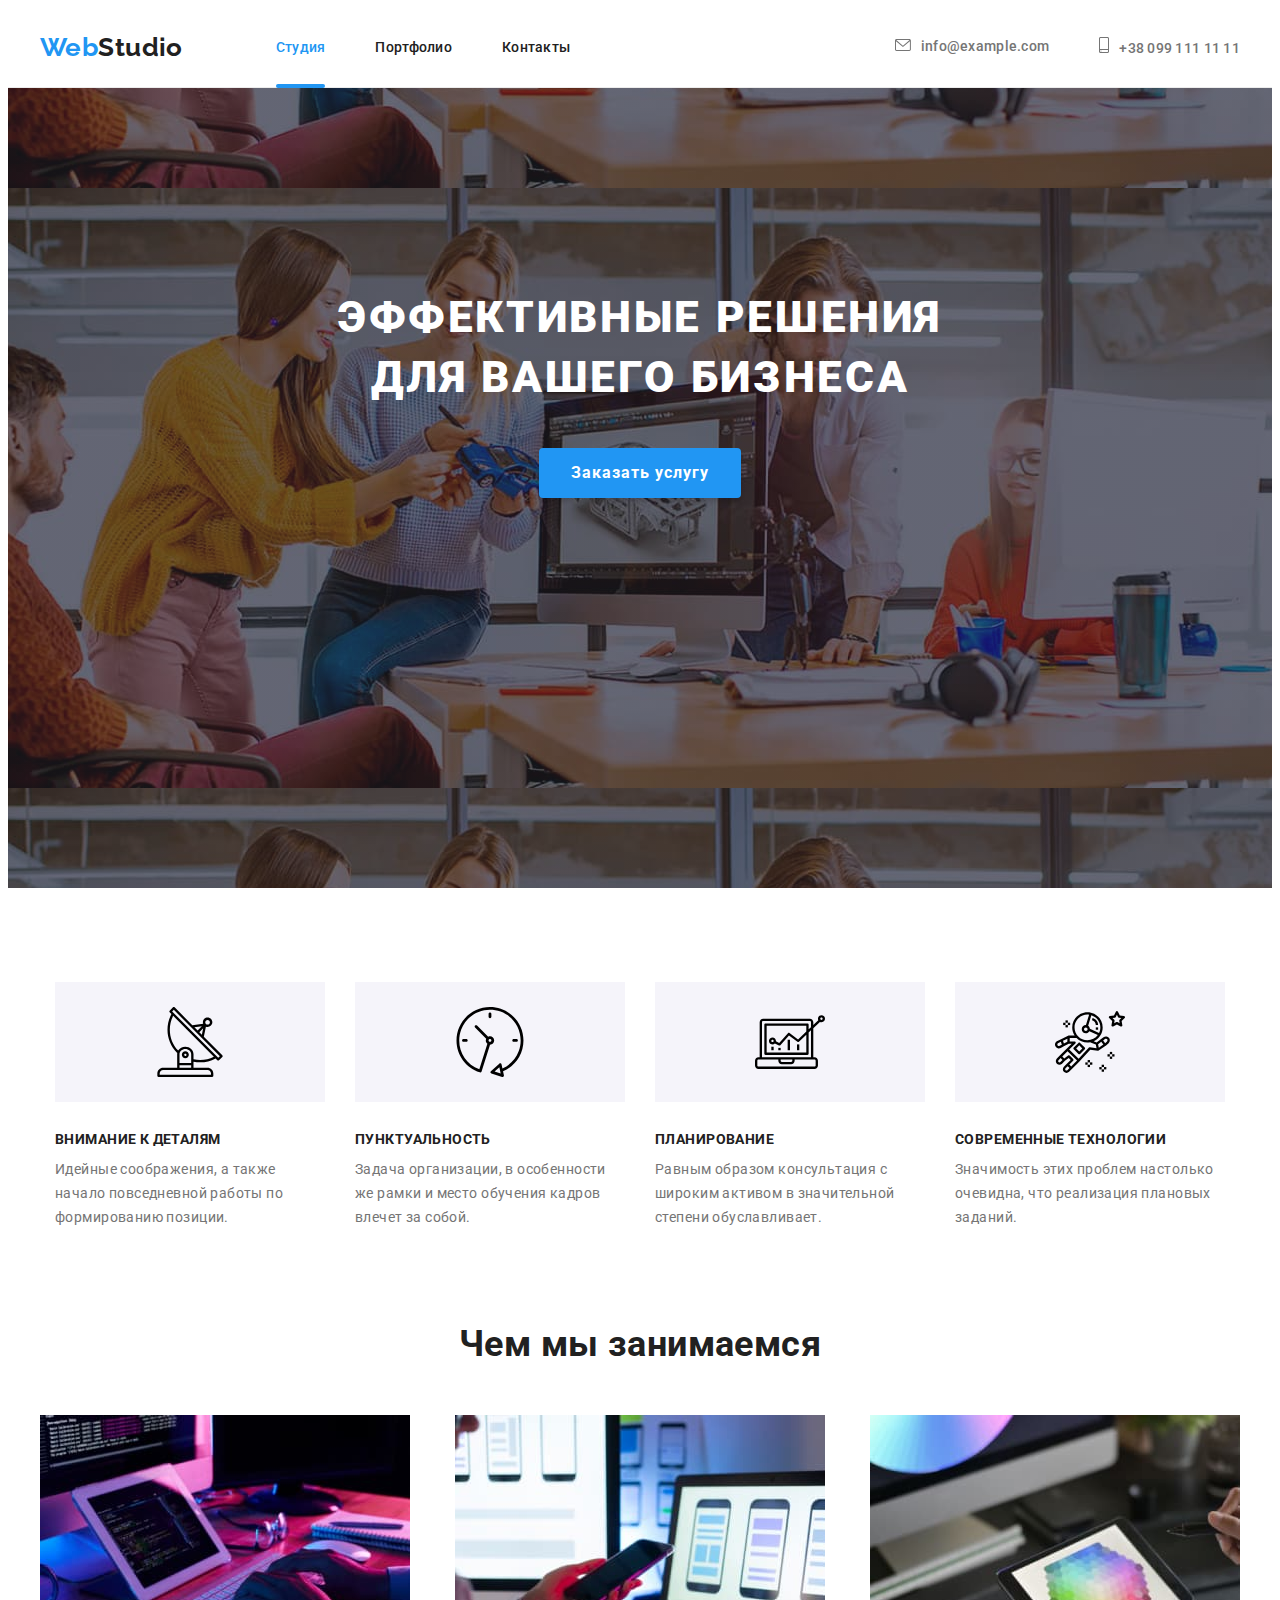
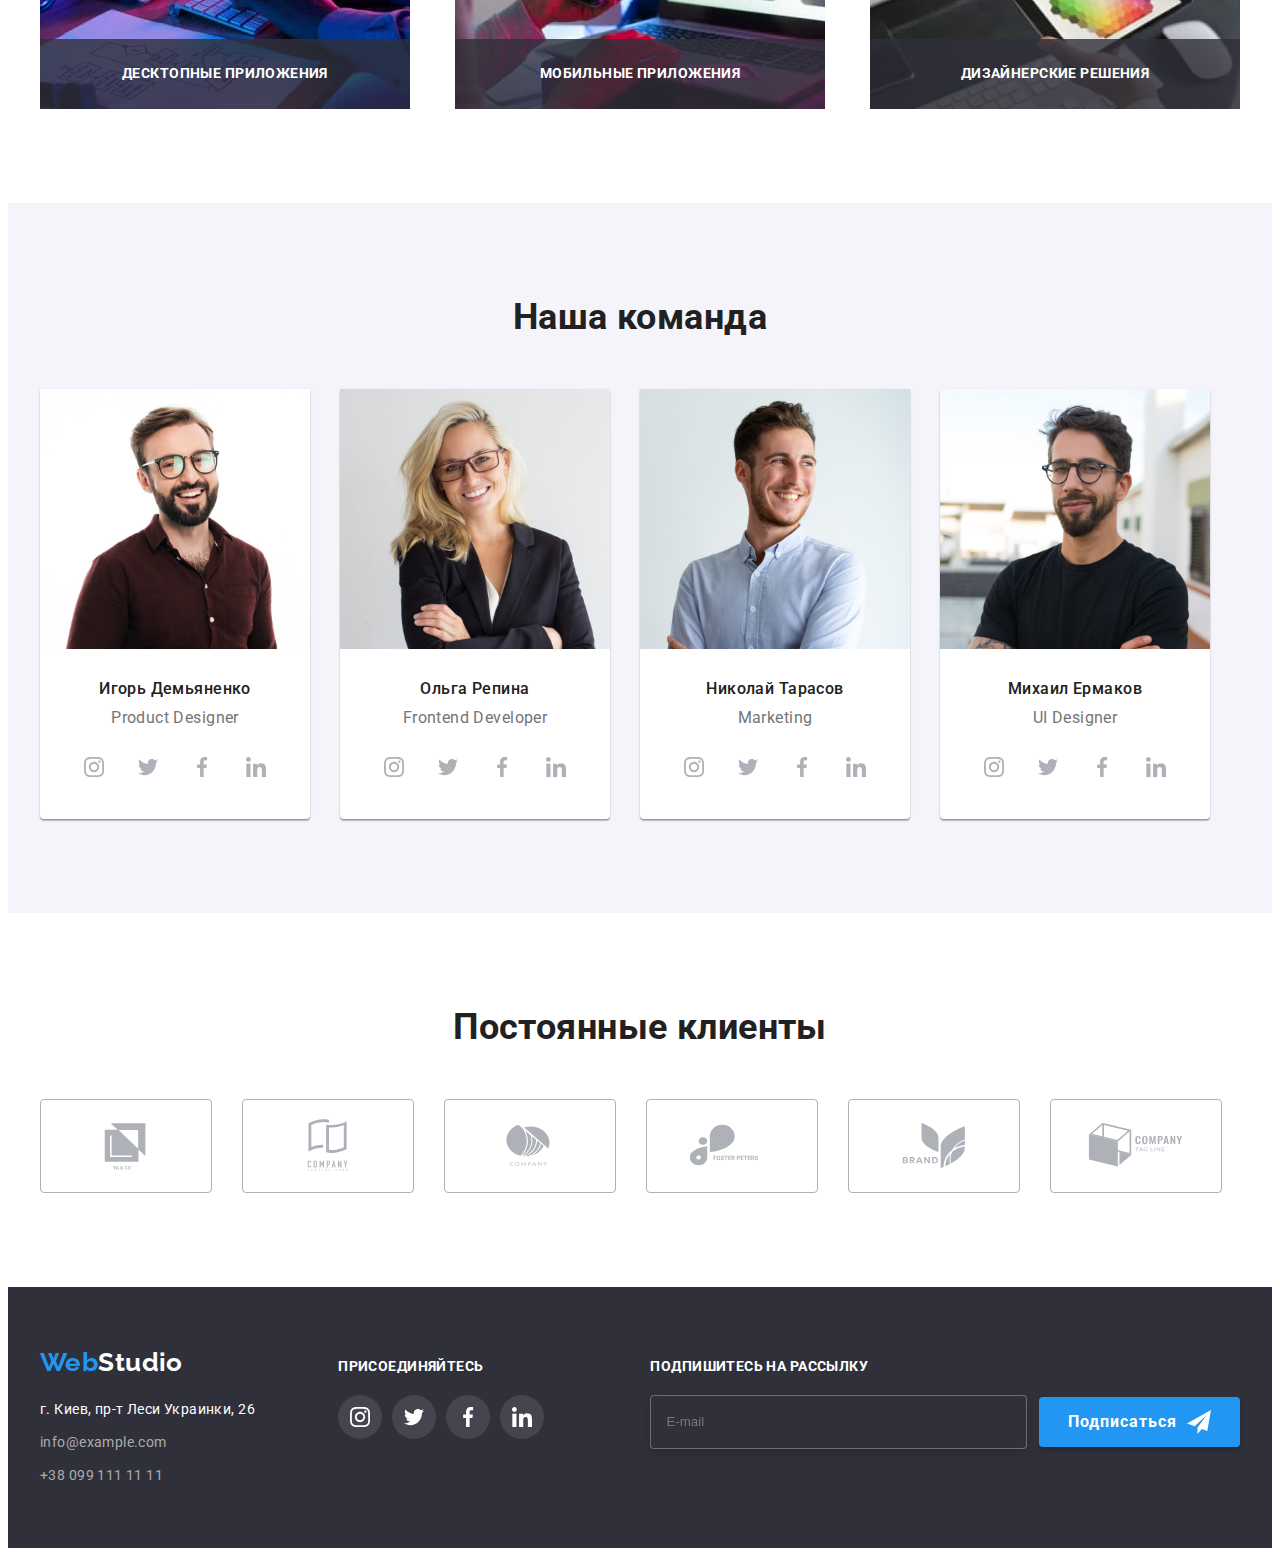
<file: index.html>
<!DOCTYPE html>
<html lang="ru">
  <head>
    <meta charset="UTF-8" />
    <meta http-equiv="X-UA-Compatible" content="IE=edge" />
    <meta name="viewport" content="width=device-width, initial-scale=1.0" />
    <title>Фотостудия</title>
    <link
      rel="stylesheet"
      href="https://cdnjs.cloudflare.com/ajax/libs/modern-normalize/1.1.0/modern-normalize.min.css"
      integrity="sha512-wpPYUAdjBVSE4KJnH1VR1HeZfpl1ub8YT/NKx4PuQ5NmX2tKuGu6U/JRp5y+Y8XG2tV+wKQpNHVUX03MfMFn9Q=="
      crossorigin="anonymous"
      referrerpolicy="no-referrer"
    />
    <link
      href="https://fonts.googleapis.com/css2?family=Raleway:wght@700&family=Roboto:wght@400;500;700;900&display=swap"
      rel="stylesheet"
    />
    <link rel="stylesheet" href="./CSS/main.min.css" />
  </head>

  <body>
    <!-- Шапка -->
    <header class="header">
      <div class="container header__container">
        <a class="header__logo link" href="./index.html"
          ><span class="header__accent">Web</span>Studio</a
        >
        <nav class="nav__container">
          <ul class="nav__list">
            <li><a class="nav__link nav__list--current" href="./index.html">Студия</a></li>
            <li><a class="nav__link" href="./portfolio.html">Портфолио</a></li>
            <li><a class="nav__link" href="">Контакты</a></li>
          </ul>
        </nav>
        <ul class="contacts__list">
          <li class="contacts__item">
            <a class="contacts__link" href="mailto:info@example.com">
              <svg class="contacts__icon" width="16" height="12">
                <use href="./images/icons.svg#envelope"></use></svg
              >info@example.com</a
            >
          </li>
          <li class="contacts__item">
            <a class="contacts__link" href="tel:+380991111111">
              <svg class="contacts__icon" width="10" height="16">
                <use href="./images/icons.svg#smartphone"></use></svg
              >+38 099 111 11 11</a
            >
          </li>
        </ul>
      </div>
    </header>
    <main class="main">
      <!-- Герой -->
      <section class="hero overlay">
        <div class="hero__container container">
          <h1 class="hero__title">Эффективные решения для вашего бизнеса</h1>
          <button class="hero__btn btn" type="button" data-modal-open>Заказать услугу</button>
        </div>
      </section>

      <!-- Переваги -->
      <section class="feature">
        <div class="feature__container container">
          <h2 class="feature__title visually-hidden">Преимущества</h2>
          <ul class="feature__list">
            <li class="feature__item">
              <div class="feature__group">
                <svg width="70" height="70">
                  <use href="./images/icons.svg#antenna"></use>
                </svg>
              </div>
              <h3 class="feature__subtitle">Внимание к деталям</h3>
              <p class="feature__description">
                Идейные соображения, а также начало повседневной работы по формированию позиции.
              </p>
            </li>
            <li class="feature__item">
              <div class="feature__group">
                <svg width="70" height="70">
                  <use href="./images/icons.svg#clock"></use>
                </svg>
              </div>
              <h3 class="feature__subtitle">Пунктуальность</h3>
              <p class="feature__description">
                Задача организации, в особенности же рамки и место обучения кадров влечет за собой.
              </p>
            </li>
            <li class="feature__item">
              <div class="feature__group">
                <svg width="70" height="70">
                  <use href="./images/icons.svg#diagram"></use>
                </svg>
              </div>
              <h3 class="feature__subtitle">Планирование</h3>
              <p class="feature__description">
                Равным образом консультация с широким активом в значительной степени обуславливает.
              </p>
            </li>
            <li class="feature__item">
              <div class="feature__group">
                <svg width="70" height="70">
                  <use href="./images/icons.svg#astronaut"></use>
                </svg>
              </div>
              <h3 class="feature__subtitle">Современные технологии</h3>
              <p class="feature__description">
                Значимость этих проблем настолько очевидна, что реализация плановых заданий.
              </p>
            </li>
          </ul>
        </div>
      </section>
      <!-- Що робимо -->
      <section class="work">
        <div class="work__container container">
          <h2 class="work__title">Чем мы занимаемся</h2>
          <ul class="work__list">
            <li>
              <div class="work__group">
                <img
                  src="./images/index/box-1.jpg"
                  alt="процесс написания кода"
                  width="370"
                  height="294"
                />
                <p class="work__subtitle">Десктопные приложения</p>
              </div>
            </li>
            <li>
              <div class="work__group">
                <img
                  src="./images/index/box-2.jpg"
                  alt="процесс подбора интерфейса"
                  width="370"
                  height="294"
                />
                <p class="work__subtitle">Мобильные приложения</p>
              </div>
            </li>
            <li>
              <div class="work__group">
                <img
                  src="./images/index/box-3.jpg"
                  alt="процесс подбора стиля"
                  width="370"
                  height="294"
                />
                <p class="work__subtitle">Дизайнерские решения</p>
              </div>
            </li>
          </ul>
        </div>
      </section>
      <!-- Команда -->
      <section class="team">
        <div class="team__container container">
          <h2 class="team__title">Наша команда</h2>
          <ul class="team__list">
            <li class="team__item">
              <img src="./images/index/img-1.jpg" alt="фотография члена команды №1" width="270" />
              <div class="team__group">
                <h3 class="team__subtitle">Игорь Демьяненко</h3>
                <p class="team__description">Product Designer</p>
                <ul class="socialnetworks">
                  <li>
                    <a class="socialnetworks__link" href="">
                      <svg class="socialnetworks__icon" width="20" height="20">
                        <use href="./images/icons.svg#instagram"></use></svg
                    ></a>
                  </li>
                  <li>
                    <a class="socialnetworks__link" href="">
                      <svg class="socialnetworks__icon" width="20" height="20">
                        <use href="./images/icons.svg#twitter"></use></svg
                    ></a>
                  </li>
                  <li>
                    <a class="socialnetworks__link" href="">
                      <svg class="socialnetworks__icon" width="20" height="20">
                        <use href="./images/icons.svg#facebook"></use></svg
                    ></a>
                  </li>
                  <li>
                    <a class="socialnetworks__link" href="">
                      <svg class="socialnetworks__icon" width="20" height="20">
                        <use href="./images/icons.svg#linkedin"></use></svg
                    ></a>
                  </li>
                </ul>
              </div>
            </li>
            <li class="team__item">
              <img src="./images/index/img-2.jpg" alt="фотография члена команды №2" width="270" />
              <div class="team__group">
                <h3 class="team__subtitle">Ольга Репина</h3>
                <p class="team__description">Frontend Developer</p>
                <ul class="socialnetworks">
                  <li>
                    <a class="socialnetworks__link" href="">
                      <svg class="socialnetworks__icon" width="20" height="20">
                        <use href="./images/icons.svg#instagram"></use></svg
                    ></a>
                  </li>
                  <li>
                    <a class="socialnetworks__link" href="">
                      <svg class="socialnetworks__icon" width="20" height="20">
                        <use href="./images/icons.svg#twitter"></use></svg
                    ></a>
                  </li>
                  <li>
                    <a class="socialnetworks__link" href="">
                      <svg class="socialnetworks__icon" width="20" height="20">
                        <use href="./images/icons.svg#facebook"></use></svg
                    ></a>
                  </li>
                  <li>
                    <a class="socialnetworks__link" href="">
                      <svg class="socialnetworks__icon" width="20" height="20">
                        <use href="./images/icons.svg#linkedin"></use></svg
                    ></a>
                  </li>
                </ul>
              </div>
            </li>
            <li class="team__item">
              <img src="./images/index/img-3.jpg" alt="фотография члена команды №3" width="270" />
              <div class="team__group">
                <h3 class="team__subtitle">Николай Тарасов</h3>
                <p class="team__description">Marketing</p>
                <ul class="socialnetworks">
                  <li>
                    <a class="socialnetworks__link" href="">
                      <svg class="socialnetworks__icon" width="20" height="20">
                        <use href="./images/icons.svg#instagram"></use></svg
                    ></a>
                  </li>
                  <li>
                    <a class="socialnetworks__link" href="">
                      <svg class="socialnetworks__icon" width="20" height="20">
                        <use href="./images/icons.svg#twitter"></use></svg
                    ></a>
                  </li>
                  <li>
                    <a class="socialnetworks__link" href="">
                      <svg class="socialnetworks__icon" width="20" height="20">
                        <use href="./images/icons.svg#facebook"></use></svg
                    ></a>
                  </li>
                  <li>
                    <a class="socialnetworks__link" href="">
                      <svg class="socialnetworks__icon" width="20" height="20">
                        <use href="./images/icons.svg#linkedin"></use></svg
                    ></a>
                  </li>
                </ul>
              </div>
            </li>
            <li class="team__item">
              <img src="./images/index/img-4.jpg" alt="фотография члена команды №4" width="270" />
              <div class="team__group">
                <h3 class="team__subtitle">Михаил Ермаков</h3>
                <p class="team__description">UI Designer</p>
                <ul class="socialnetworks">
                  <li>
                    <a class="socialnetworks__link" href="">
                      <svg class="socialnetworks__icon" width="20" height="20">
                        <use href="./images/icons.svg#instagram"></use></svg
                    ></a>
                  </li>
                  <li>
                    <a class="socialnetworks__link" href="">
                      <svg class="socialnetworks__icon" width="20" height="20">
                        <use href="./images/icons.svg#twitter"></use></svg
                    ></a>
                  </li>
                  <li>
                    <a class="socialnetworks__link" href="">
                      <svg class="socialnetworks__icon" width="20" height="20">
                        <use href="./images/icons.svg#facebook"></use></svg
                    ></a>
                  </li>
                  <li>
                    <a class="socialnetworks__link" href="">
                      <svg class="socialnetworks__icon" width="20" height="20">
                        <use href="./images/icons.svg#linkedin"></use></svg
                    ></a>
                  </li>
                </ul>
              </div>
            </li>
          </ul>
        </div>
      </section>
      <!-- Клієнти -->
      <section class="clients">
        <div class="container">
          <h2 class="clients__title">Постоянные клиенты</h2>
          <ul class="clients__list">
            <li class="clients__item">
              <a class="clients__link" href="">
                <svg class="clients__icons" width="106" height="60">
                  <use href="./images/icons.svg#logo-1"></use>
                </svg>
              </a>
            </li>
            <li class="clients__item">
              <a class="clients__link" href="">
                <svg class="clients__icons" width="106" height="60">
                  <use href="./images/icons.svg#logo-2"></use>
                </svg>
              </a>
            </li>
            <li class="clients__item">
              <a class="clients__link" href="">
                <svg class="clients__icons" width="106" height="60">
                  <use href="./images/icons.svg#logo-3"></use>
                </svg>
              </a>
            </li>
            <li class="clients__item">
              <a class="clients__link" href="">
                <svg class="clients__icons" width="106" height="60">
                  <use href="./images/icons.svg#logo-4"></use>
                </svg>
              </a>
            </li>
            <li class="clients__item">
              <a class="clients__link" href="">
                <svg class="clients__icons" width="106" height="60">
                  <use href="./images/icons.svg#logo-5"></use>
                </svg>
              </a>
            </li>
            <li class="clients__item">
              <a class="clients__link" href="">
                <svg class="clients__icons" width="106" height="60">
                  <use href="./images/icons.svg#logo-6"></use>
                </svg>
              </a>
            </li>
          </ul>
        </div>
      </section>
    </main>
    <!-- Футер -->
    <footer class="footer">
      <div class="footer__container container">
        <div class="footer__group-contacts">
          <a class="footer__logo link" href="./index.html">
            <span class="footer__accent">Web</span>Studio</a
          >
          <address>
            <ul class="address__list">
              <li class="address__item">
                <a
                  class="address__link"
                  href="https://www.google.com.ua/maps/place/%D0%B1%D1%83%D0%BB%D1%8C%D0%B2%D0%B0%D1%80+%D0%9B%D0%B5%D1%81%D1%96+%D0%A3%D0%BA%D1%80%D0%B0%D1%97%D0%BD%D0%BA%D0%B8,+26,+%D0%9A%D0%B8%D1%97%D0%B2,+02000/@50.4265807,30.5361971,17z/data=!3m1!4b1!4m5!3m4!1s0x40d4cf0e033ecbe9:0x57a4dffefec77da0!8m2!3d50.4265807!4d30.5383858?hl=uk&authuser=0"
                  target="_blank"
                  rel="noopener noreferrer nofollow"
                  >г. Киев, пр-т Леси Украинки, 26</a
                >
              </li>
              <li class="address__item">
                <a class="address__link address__link--accent mail" href="mailto:info@example.com"
                  >info@example.com</a
                >
              </li>
              <li class="address__item">
                <a class="address__link address__link--accent" href="tel:+380991111111"
                  >+38 099 111 11 11</a
                >
              </li>
            </ul>
          </address>
        </div>
        <div class="footer__group-socialnetworks">
          <h2 class="footer__title">Присоединяйтесь</h2>
          <ul class="socialnetworks">
            <li>
              <a class="socialnetworks__link socialnetworks__link--dark" href="">
                <svg class="socialnetworks__icon--accent" width="20" height="20">
                  <use href="./images/icons.svg#instagram"></use></svg
              ></a>
            </li>
            <li>
              <a class="socialnetworks__link socialnetworks__link--dark" href="">
                <svg class="socialnetworks__icon--accent" width="20" height="20">
                  <use href="./images/icons.svg#twitter"></use></svg
              ></a>
            </li>
            <li>
              <a class="socialnetworks__link socialnetworks__link--dark" href="">
                <svg class="socialnetworks__icon--accent" width="20" height="20">
                  <use href="./images/icons.svg#facebook"></use></svg
              ></a>
            </li>
            <li>
              <a class="socialnetworks__link socialnetworks__link--dark" href="">
                <svg class="socialnetworks__icon--accent" width="20" height="20">
                  <use href="./images/icons.svg#linkedin"></use></svg
              ></a>
            </li>
          </ul>
        </div>
        <div class="footer__group-subscribe">
          <h2 class="footer__title">Подпишитесь на рассылку</h2>
          <form class="signup-form" name="signup_form" autocomplete="on" validate>
            <label>
              <input class="signup-form__input" type="email" name="email" placeholder="E-mail" />
            </label>
            <button class="signup-form__btn btn" type="submit">
              <svg class="signup-form__icon" width="24" height="24">
                <use href="./images/icons.svg#send"></use></svg
              >Подписаться
            </button>
          </form>
        </div>
      </div>
    </footer>
    <!-- Модальне вікно -->
    <div class="backdrop is-hidden" data-modal>
      <div class="modal">
        <button class="btn-close" type="button" data-modal-close>
          <svg class="close-icon" width="11" height="11">
            <use href="./images/icons.svg#vector"></use>
          </svg>
        </button>
        <form class="modal-form" name="order-form" autocomplete="on" novalidate>
          <strong class="modal-title">Оставьте свои данные, мы вам перезвоним</strong>
          <div class="form-field">
            <label class="form-field-text" for="user-name">Имя</label>
            <input class="form-field-input" type="text" name="user-name" id="user-name" autofocus />
            <svg class="form-icon" width="18" height="18">
              <use href="./images/icons.svg#person-black"></use>
            </svg>
          </div>
          <div class="form-field">
            <label class="form-field-text" for="user-phone">Телефон</label>
            <input class="form-field-input" type="tel" name="user-phone" id="user-phone" />
            <svg class="form-icon" width="18" height="18">
              <use href="./images/icons.svg#phone-black"></use>
            </svg>
          </div>
          <div class="form-field">
            <label class="form-field-text" for="user-email">Почта</label>
            <input class="form-field-input" type="email" name="user-email" id="user-email" />
            <svg class="form-icon" width="18" height="18">
              <use href="./images/icons.svg#email-black"></use>
            </svg>
          </div>
          <div class="form-field">
            <label class="form-field-text">Комментарий</label>
            <textarea
              class="text-area-input"
              name="feedback"
              rows="5"
              placeholder="Введите текст"
            ></textarea>
          </div>
          <div class="form-checkbox-container">
            <label class="form-checkbox">
              <input
                class="checkbox visually-hidden"
                type="checkbox"
                name="confirmation"
                value="yes"
              />
              <span class="modal-form-checkbox">
                <svg class="checkbox-icon" width="16" height="15">
                  <use href="./images/icons.svg#check1"></use>
                </svg>
              </span>
              <span class="checkbox-text"
                >Соглашаюсь с рассылкой и принимаю
                <a class="checkbox-link" href="">Условия договора</a></span
              >
            </label>
          </div>
          <div class="button-container">
            <button class="form-button" type="submit">Отправить</button>
          </div>
        </form>
      </div>
    </div>

    <script src="./js/modal.js"></script>
  </body>
</html>
</file>
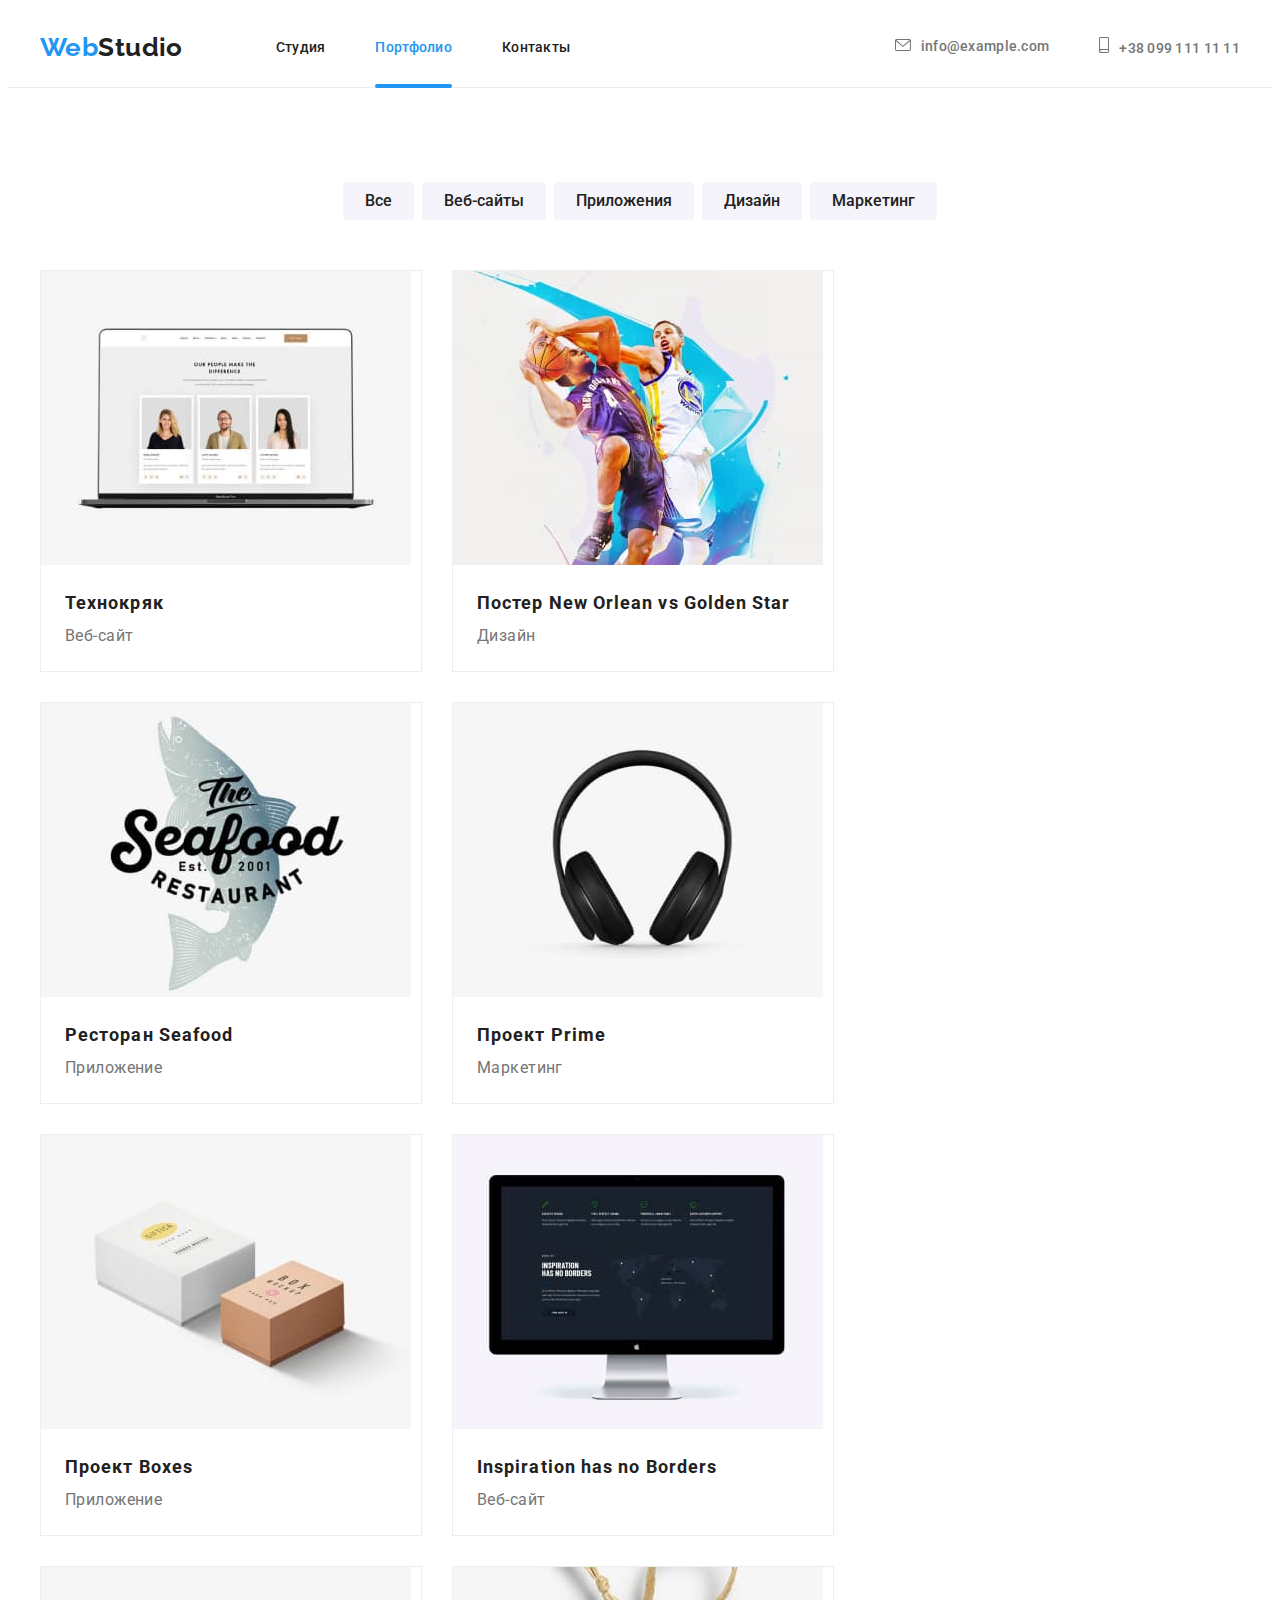
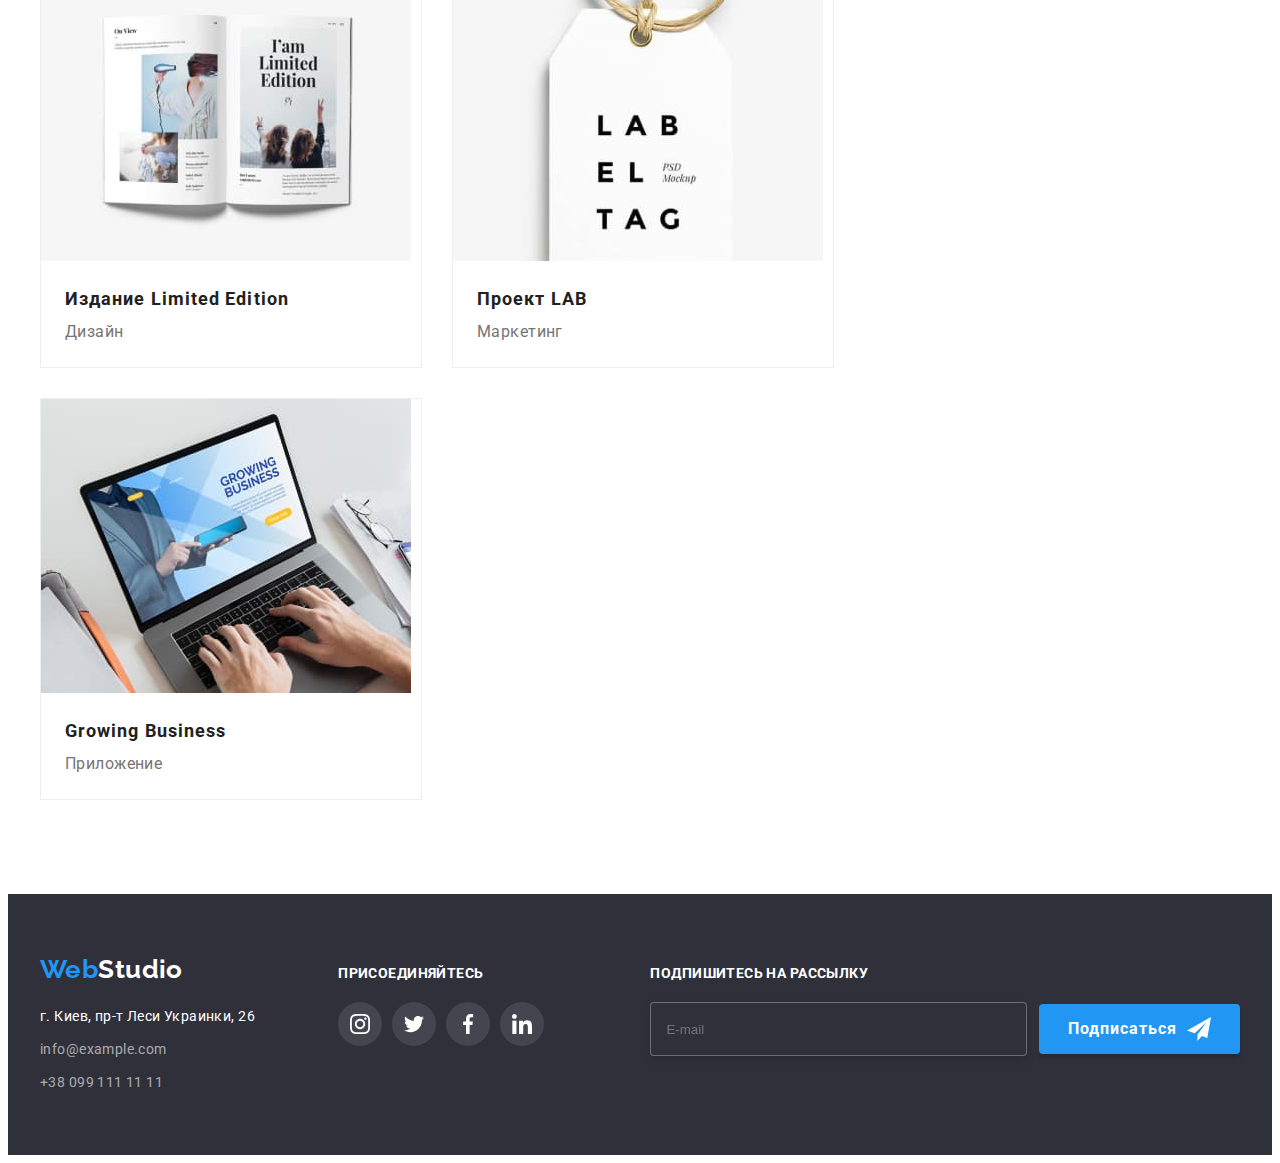
<file: portfolio.html>
<!DOCTYPE html>
<html lang="ru">
  <head>
    <meta charset="UTF-8" />
    <meta http-equiv="X-UA-Compatible" content="IE=edge" />
    <meta name="viewport" content="width=device-width, initial-scale=1.0" />
    <title>Портфолио</title>
    <link
      rel="stylesheet"
      href="https://cdnjs.cloudflare.com/ajax/libs/modern-normalize/1.1.0/modern-normalize.min.css"
      integrity="sha512-wpPYUAdjBVSE4KJnH1VR1HeZfpl1ub8YT/NKx4PuQ5NmX2tKuGu6U/JRp5y+Y8XG2tV+wKQpNHVUX03MfMFn9Q=="
      crossorigin="anonymous"
      referrerpolicy="no-referrer"
    />
    <link
      href="https://fonts.googleapis.com/css2?family=Raleway:wght@700&family=Roboto:wght@400;500;700;900&display=swap"
      rel="stylesheet"
    />
    <link rel="stylesheet" href="./CSS/main.min.css" />
  </head>

  <body>
    <!-- Шапка -->
    <header class="header">
      <div class="container header__container">
        <a class="header__logo link" href="./index.html"
          ><span class="header__accent">Web</span>Studio</a
        >
        <nav class="nav__container">
          <ul class="nav__list">
            <li><a class="nav__link" href="./index.html">Студия</a></li>
            <li><a class="nav__link nav__list--current" href="./portfolio.html">Портфолио</a></li>
            <li><a class="nav__link" href="">Контакты</a></li>
          </ul>
        </nav>
        <ul class="contacts__list">
          <li class="contacts__item">
            <a class="contacts__link" href="mailto:info@example.com">
              <svg class="contacts__icon" width="16" height="12">
                <use href="./images/icons.svg#envelope"></use></svg
              >info@example.com</a
            >
          </li>
          <li class="contacts__item">
            <a class="contacts__link" href="tel:+380991111111">
              <svg class="contacts__icon" width="10" height="16">
                <use href="./images/icons.svg#smartphone"></use></svg
              >+38 099 111 11 11</a
            >
          </li>
        </ul>
      </div>
    </header>
    <!-- Мейн -->
    <main>
      <section class="portfolio">
        <div class="portfolio-container container">
          <h1 class="portfolio-title-main visually-hidden">Портфолио</h1>
          <ul class="portfolio-list-btn">
            <li><button class="portfolio-button" type="button">Все</button></li>
            <li><button class="portfolio-button" type="button">Веб-сайты</button></li>
            <li><button class="portfolio-button" type="button">Приложения</button></li>
            <li><button class="portfolio-button" type="button">Дизайн</button></li>
            <li><button class="portfolio-button" type="button">Маркетинг</button></li>
          </ul>
          <ul class="portfolio-list-img">
            <li class="portfolio-img-item">
              <a class="portfolio-link" href="">
                <div class="portfolio-card">
                  <img
                    class="img"
                    src="./images/portfolio/img2-1.jpg"
                    alt="Фото ноутбука з открытым дисплеем"
                    width="370"
                    height="294"
                  />
                  <p class="portfolio-link-p">
                    Ресурс предлагает комплексные предложения с разным уровнем функционала и
                    сервисов. Все это позволит посетителю получить исчерпывающие сведения о компании
                    или частном лице.
                  </p>
                </div>
                <div class="portfolio-img-text">
                  <h2 class="portfolio-title">Технокряк</h2>
                  <p class="portfolio-title-p">Веб-сайт</p>
                </div>
              </a>
            </li>
            <li class="portfolio-img-item">
              <a class="portfolio-link" href="">
                <div class="portfolio-card">
                  <img
                    class="img"
                    src="./images/portfolio/img2-2.jpg"
                    alt="Фото двух баскетболистов"
                    width="370"
                    height="294"
                  />
                  <p class="portfolio-link-p">
                    Ресурс предлагает комплексные предложения с разным уровнем функционала и
                    сервисов. Все это позволит посетителю получить исчерпывающие сведения о компании
                    или частном лице.
                  </p>
                </div>
                <div class="portfolio-img-text">
                  <h2 class="portfolio-title">Постер New Orlean vs Golden Star</h2>
                  <p class="portfolio-title-p">Дизайн</p>
                </div>
              </a>
            </li>
            <li class="portfolio-img-item">
              <a class="portfolio-link" href="">
                <div class="portfolio-card">
                  <img
                    class="img"
                    src="./images/portfolio/img2-3.jpg"
                    alt="Логотип ресторана морепродуктов"
                    width="370"
                    height="294"
                  />
                  <p class="portfolio-link-p">
                    Ресурс предлагает комплексные предложения с разным уровнем функционала и
                    сервисов. Все это позволит посетителю получить исчерпывающие сведения о компании
                    или частном лице.
                  </p>
                </div>
                <div class="portfolio-img-text">
                  <h2 class="portfolio-title">Ресторан Seafood</h2>
                  <p class="portfolio-title-p">Приложение</p>
                </div>
              </a>
            </li>
            <li class="portfolio-img-item">
              <a class="portfolio-link" href="">
                <div class="portfolio-card">
                  <img
                    class="img"
                    src="./images/portfolio/img2-4.jpg"
                    alt="Фото наушников"
                    width="370"
                    height="294"
                  />
                  <p class="portfolio-link-p">
                    Ресурс предлагает комплексные предложения с разным уровнем функционала и
                    сервисов. Все это позволит посетителю получить исчерпывающие сведения о компании
                    или частном лице.
                  </p>
                </div>
                <div class="portfolio-img-text">
                  <h2 class="portfolio-title">Проект Prime</h2>
                  <p class="portfolio-title-p">Маркетинг</p>
                </div>
              </a>
            </li>
            <li class="portfolio-img-item">
              <a class="portfolio-link" href="">
                <div class="portfolio-card">
                  <img
                    class="img"
                    src="./images/portfolio/img2-5.jpg"
                    alt="Фото двух коробок"
                    width="370"
                    height="294"
                  />
                  <p class="portfolio-link-p">
                    Ресурс предлагает комплексные предложения с разным уровнем функционала и
                    сервисов. Все это позволит посетителю получить исчерпывающие сведения о компании
                    или частном лице.
                  </p>
                </div>
                <div class="portfolio-img-text">
                  <h2 class="portfolio-title">Проект Boxes</h2>
                  <p class="portfolio-title-p">Приложение</p>
                </div>
              </a>
            </li>
            <li class="portfolio-img-item">
              <a class="portfolio-link" href="">
                <div class="portfolio-card">
                  <img
                    class="img"
                    src="./images/portfolio/img2-6.jpg"
                    alt="Фото моноблока Mac"
                    width="370"
                    height="294"
                  />
                  <p class="portfolio-link-p">
                    Ресурс предлагает комплексные предложения с разным уровнем функционала и
                    сервисов. Все это позволит посетителю получить исчерпывающие сведения о компании
                    или частном лице.
                  </p>
                </div>
                <div class="portfolio-img-text">
                  <h2 class="portfolio-title">Inspiration has no Borders</h2>
                  <p class="portfolio-title-p">Веб-сайт</p>
                </div>
              </a>
            </li>
            <li class="portfolio-img-item">
              <a class="portfolio-link" href="">
                <div class="portfolio-card">
                  <img
                    class="img"
                    src="./images/portfolio/img2-7.jpg"
                    alt="Фото открытой книги"
                    width="370"
                    height="294"
                  />
                  <p class="portfolio-link-p">
                    Ресурс предлагает комплексные предложения с разным уровнем функционала и
                    сервисов. Все это позволит посетителю получить исчерпывающие сведения о компании
                    или частном лице.
                  </p>
                </div>
                <div class="portfolio-img-text">
                  <h2 class="portfolio-title">Издание Limited Edition</h2>
                  <p class="portfolio-title-p">Дизайн</p>
                </div>
              </a>
            </li>
            <li class="portfolio-img-item">
              <a class="portfolio-link" href="">
                <div class="portfolio-card">
                  <img
                    class="img"
                    src="./images/portfolio/img2-8.jpg"
                    alt="Фото бирки"
                    width="370"
                    height="294"
                  />
                  <p class="portfolio-link-p">
                    Ресурс предлагает комплексные предложения с разным уровнем функционала и
                    сервисов. Все это позволит посетителю получить исчерпывающие сведения о компании
                    или частном лице.
                  </p>
                </div>
                <div class="portfolio-img-text">
                  <h2 class="portfolio-title">Проект LAB</h2>
                  <p class="portfolio-title-p">Маркетинг</p>
                </div>
              </a>
            </li>
            <li class="portfolio-img-item">
              <a class="portfolio-link" href="">
                <div class="portfolio-card">
                  <img
                    class="img"
                    src="./images/portfolio/img2-9.jpg"
                    alt="Фото процеса печати на ноутбуке"
                    width="370"
                    height="294"
                  />
                  <p class="portfolio-link-p">
                    Ресурс предлагает комплексные предложения с разным уровнем функционала и
                    сервисов. Все это позволит посетителю получить исчерпывающие сведения о компании
                    или частном лице.
                  </p>
                </div>
                <div class="portfolio-img-text">
                  <h2 class="portfolio-title">Growing Business</h2>
                  <p class="portfolio-title-p">Приложение</p>
                </div>
              </a>
            </li>
          </ul>
        </div>
      </section>
    </main>
    <!-- Футер -->
    <footer class="footer">
      <div class="footer__container container">
        <div class="footer__group-contacts">
          <a class="footer__logo link" href="./index.html">
            <span class="footer__accent">Web</span>Studio</a
          >
          <address>
            <ul class="address__list">
              <li class="address__item">
                <a
                  class="address__link"
                  href="https://www.google.com.ua/maps/place/%D0%B1%D1%83%D0%BB%D1%8C%D0%B2%D0%B0%D1%80+%D0%9B%D0%B5%D1%81%D1%96+%D0%A3%D0%BA%D1%80%D0%B0%D1%97%D0%BD%D0%BA%D0%B8,+26,+%D0%9A%D0%B8%D1%97%D0%B2,+02000/@50.4265807,30.5361971,17z/data=!3m1!4b1!4m5!3m4!1s0x40d4cf0e033ecbe9:0x57a4dffefec77da0!8m2!3d50.4265807!4d30.5383858?hl=uk&authuser=0"
                  target="_blank"
                  rel="noopener noreferrer nofollow"
                  >г. Киев, пр-т Леси Украинки, 26</a
                >
              </li>
              <li class="address__item">
                <a class="address__link address__link--accent mail" href="mailto:info@example.com"
                  >info@example.com</a
                >
              </li>
              <li class="address__item">
                <a class="address__link address__link--accent" href="tel:+380991111111"
                  >+38 099 111 11 11</a
                >
              </li>
            </ul>
          </address>
        </div>
        <div class="footer__group-socialnetworks">
          <h2 class="footer__title">Присоединяйтесь</h2>
          <ul class="socialnetworks">
            <li>
              <a class="socialnetworks__link socialnetworks__link--dark" href="">
                <svg class="socialnetworks__icon--accent" width="20" height="20">
                  <use href="./images/icons.svg#instagram"></use></svg
              ></a>
            </li>
            <li>
              <a class="socialnetworks__link socialnetworks__link--dark" href="">
                <svg class="socialnetworks__icon--accent" width="20" height="20">
                  <use href="./images/icons.svg#twitter"></use></svg
              ></a>
            </li>
            <li>
              <a class="socialnetworks__link socialnetworks__link--dark" href="">
                <svg class="socialnetworks__icon--accent" width="20" height="20">
                  <use href="./images/icons.svg#facebook"></use></svg
              ></a>
            </li>
            <li>
              <a class="socialnetworks__link socialnetworks__link--dark" href="">
                <svg class="socialnetworks__icon--accent" width="20" height="20">
                  <use href="./images/icons.svg#linkedin"></use></svg
              ></a>
            </li>
          </ul>
        </div>
        <div class="footer__group-subscribe">
          <h2 class="footer__title">Подпишитесь на рассылку</h2>
          <form class="signup-form" name="signup_form" autocomplete="on" validate>
            <label>
              <input class="signup-form__input" type="email" name="email" placeholder="E-mail" />
            </label>
            <button class="signup-form__btn btn" type="submit">
              <svg class="signup-form__icon" width="24" height="24">
                <use href="./images/icons.svg#send"></use></svg
              >Подписаться
            </button>
          </form>
        </div>
      </div>
    </footer>
  </body>
</html>
</file>
<file: CSS/main.min.css>
:root{--primary-text-color: #757575;--title-text-color: #212121;--secondary-text-color: #ffffff;--acceent-color: #2196f3;--primary-bg-color: #ffffff;--secondary-bg-color: #f5f4fa;--main-font-style: Roboto, sans-serif;--anim: 250ms ease-in-out}.visually-hidden{position:absolute;width:1px;height:1px;margin:-1px;border:0;padding:0;white-space:nowrap;-webkit-clip-path:inset(100%);clip-path:inset(100%);clip:rect(0 0 0 0);overflow:hidden}body{background-color:var(--primary-bg-color);color:var(--primary-text-color);font-family:var(--main-font-style);font-weight:400;font-size:14px;letter-spacing:.03em}h1,h2,h3,h4,h5,h6,p{margin:0}ul{list-style:none;margin:0;padding:0}img{display:block;max-width:100%;height:auto}.container{width:1200px;padding-left:15px;padding-right:15px;margin-left:auto;margin-right:auto}.header__container,.nav__container{display:-webkit-box;display:-ms-flexbox;display:flex;-webkit-box-align:center;-ms-flex-align:center;align-items:center}.footer__container{display:-webkit-box;display:-ms-flexbox;display:flex;-webkit-box-pack:justify;-ms-flex-pack:justify;justify-content:space-between}.button-container{display:-webkit-box;display:-ms-flexbox;display:flex;-webkit-box-pack:center;-ms-flex-pack:center;justify-content:center}.form-checkbox-container{display:-webkit-box;display:-ms-flexbox;display:flex;-webkit-box-align:center;-ms-flex-align:center;align-items:center;-webkit-box-pack:center;-ms-flex-pack:center;justify-content:center}.hero__title{color:var(--secondary-text-color);font-weight:900;font-size:44px;line-height:1.36;text-align:center;letter-spacing:.06em;text-transform:uppercase;width:696px;margin-left:auto;margin-right:auto}.feature__title,.work__title,.team__title,.clients__title{color:var(--title-text-color);font-weight:700;font-size:36px;line-height:1.16;text-align:center}.footer__title{color:var(--secondary-text-color);font-weight:700;font-size:14px;line-height:1.14;letter-spacing:.03em;text-transform:uppercase;margin-bottom:20px}.portfolio-title{color:var(--title-text-color);font-weight:700;font-size:18px;line-height:2;letter-spacing:.06em}.modal-title{color:var(--title-text-color);font-weight:700;font-size:20px;line-height:1.15;text-align:center}.feature__subtitle{color:var(--title-text-color);font-weight:700;font-size:14px;line-height:1.14;text-transform:uppercase}.work__subtitle{position:absolute;bottom:0;left:0;width:100%;height:70px;display:-webkit-box;display:-ms-flexbox;display:flex;-webkit-box-pack:center;-ms-flex-pack:center;justify-content:center;-webkit-box-align:center;-ms-flex-align:center;align-items:center;background-color:rgba(47,48,58,.8);color:var(--secondary-text-color);font-weight:700;font-size:14px;line-height:1.14;text-align:center;text-transform:uppercase}.team__subtitle{color:var(--title-text-color);font-weight:500;font-size:16px;line-height:1.19}.socialnetworks{display:-webkit-box;display:-ms-flexbox;display:flex;-webkit-box-pack:center;-ms-flex-pack:center;justify-content:center;gap:10px;margin-top:18px}.socialnetworks__link{display:-webkit-inline-box;display:-ms-inline-flexbox;display:inline-flex;-webkit-box-pack:center;-ms-flex-pack:center;justify-content:center;-webkit-box-align:center;-ms-flex-align:center;align-items:center;width:44px;height:44px;background-color:var(--primary-bg-color);border-radius:50%;text-decoration:none;-webkit-transition:background-color var(--anim);transition:background-color var(--anim)}.socialnetworks__link:hover,.socialnetworks__link:focus{background-color:var(--acceent-color)}.socialnetworks__icon{fill:#afb1b8}.socialnetworks__link:hover .socialnetworks__icon,.socialnetworks__link:focus .socialnetworks__icon{fill:var(--secondary-text-color)}.socialnetworks__link--dark{background-color:rgba(255,255,255,.1)}.socialnetworks__icon--accent{fill:var(--secondary-text-color)}.header{border-bottom:1px solid #ececec;padding-top:24px;padding-bottom:24px}.header__accent{color:var(--acceent-color)}.header__logo{color:var(--title-text-color);font-family:"Raleway";font-style:normal;font-weight:700;font-size:26px;line-height:1.19;margin-right:93px;text-decoration:none;-webkit-transition:color var(--anim);transition:color var(--anim)}.header__logo:hover,.header__logo:focus{color:var(--acceent-color)}.nav__link{color:var(--title-text-color);font-weight:500;line-height:1.14;letter-spacing:.02em;text-decoration:none;-webkit-transition:color var(--anim);transition:color var(--anim)}.nav__link:hover,.nav__link:focus{color:var(--acceent-color)}.nav__list--current{color:var(--acceent-color);position:relative}.nav__list--current::after{content:"";position:absolute;top:45px;left:0;display:block;width:100%;height:4px;border-radius:2px;background-color:var(--acceent-color)}.contacts__link{color:var(--primary-text-color);font-weight:500;line-height:1.14;letter-spacing:.02em;text-decoration:none;-webkit-transition:color var(--anim);transition:color var(--anim)}.contacts__link:hover,.contacts__link:focus{color:var(--acceent-color)}.nav__list{display:-webkit-box;display:-ms-flexbox;display:flex;-webkit-box-align:center;-ms-flex-align:center;align-items:center;gap:50px}.contacts__list{display:-webkit-box;display:-ms-flexbox;display:flex;-webkit-box-align:center;-ms-flex-align:center;align-items:center;margin-left:auto;gap:50px}.contacts__item{display:-webkit-box;display:-ms-flexbox;display:flex;-webkit-box-align:center;-ms-flex-align:center;align-items:center}.contacts__icon{margin-right:10px;fill:currentColor}.hero{background-color:#2f303a;padding-top:200px}.overlay{max-width:1600px;height:600px;margin-left:auto;margin-right:auto;background-image:-webkit-gradient(linear, left top, right top, from(rgba(47, 48, 58, 0.4)), to(rgba(47, 48, 58, 0.4))),url(../images/index/img-hero.jpg);background-image:linear-gradient(to right, rgba(47, 48, 58, 0.4), rgba(47, 48, 58, 0.4)),url(../images/index/img-hero.jpg);background-position:center}.hero__btn{background-color:var(--acceent-color);color:var(--primary-bg-color);font-family:Roboto;font-weight:700;font-size:16px;line-height:1.88;letter-spacing:.06em;-webkit-box-shadow:0px 4px 4px rgba(0,0,0,.15);box-shadow:0px 4px 4px rgba(0,0,0,.15);border:inherit;border-radius:4px;cursor:pointer;margin-left:auto;margin-right:auto;margin-top:40px;padding:10px 32px}.hero__container{display:-webkit-box;display:-ms-flexbox;display:flex;-webkit-box-orient:vertical;-webkit-box-direction:normal;-ms-flex-direction:column;flex-direction:column}.feature,.clients{padding-top:94px;padding-bottom:94px}.feature__list{display:-webkit-box;display:-ms-flexbox;display:flex;margin-right:auto;margin-left:auto;gap:30px}.feature__item{display:block;width:270px}.feature__group{display:-webkit-box;display:-ms-flexbox;display:flex;-webkit-box-align:center;-ms-flex-align:center;align-items:center;-webkit-box-pack:center;-ms-flex-pack:center;justify-content:center;width:270px;height:120px;background-color:var(--secondary-bg-color);margin-bottom:30px}.feature__description{line-height:1.71;margin-top:10px}.feature__container{display:-webkit-box;display:-ms-flexbox;display:flex}.work{padding-bottom:94px}.work__list{display:-webkit-box;display:-ms-flexbox;display:flex;-webkit-box-pack:justify;-ms-flex-pack:justify;justify-content:space-between;margin-top:50px}.work__group{position:relative}.team{background-color:var(--secondary-bg-color);padding-top:94px;padding-bottom:94px}.team__item{background-color:var(--primary-bg-color);-webkit-box-shadow:0px 1px 3px rgba(0,0,0,.12),0px 1px 1px rgba(0,0,0,.14),0px 2px 1px rgba(0,0,0,.2);box-shadow:0px 1px 3px rgba(0,0,0,.12),0px 1px 1px rgba(0,0,0,.14),0px 2px 1px rgba(0,0,0,.2);border-radius:0px 0px 4px 4px}.team__group{padding-top:30px;padding-bottom:30px}.team__list{display:-webkit-box;display:-ms-flexbox;display:flex;margin-top:50px;gap:30px;text-align:center}.team__description{font-size:16px;line-height:1.19;margin-top:10px}.clients__list{display:-webkit-box;display:-ms-flexbox;display:flex;gap:30px;margin-top:50px}.clients__link{display:-webkit-inline-box;display:-ms-inline-flexbox;display:inline-flex;-webkit-box-pack:center;-ms-flex-pack:center;justify-content:center;-webkit-box-align:center;-ms-flex-align:center;align-items:center;width:170px;height:92px;border:1px solid #afb1b8;border-radius:4px;-webkit-transition:border var(--anim);transition:border var(--anim)}.clients__link:hover,.clients__link:focus{border:1px solid var(--acceent-color)}.clients__icons{fill:#afb1b8;-webkit-transition:fill var(--anim);transition:fill var(--anim)}.clients__link:hover .clients__icons,.clients__link:focus .clients__icons{fill:var(--acceent-color)}.footer{background-color:#2f303a;padding-top:60px;padding-bottom:60px}.footer__accent{color:var(--acceent-color)}.footer__logo{color:var(--secondary-text-color);font-family:Raleway;font-style:normal;font-weight:700;font-size:26px;line-height:1.19;text-decoration:none;-webkit-transition:color var(--anim);transition:color var(--anim)}.footer__logo:hover,.footer__logo:focus{color:var(--acceent-color)}.address__list{font-style:normal;line-height:1.71;margin-top:20px;-webkit-transition:color var(--anim);transition:color var(--anim)}.address__item{margin-bottom:9px}.address__item:last-child{margin-bottom:0}.footer__group-socialnetworks{margin-left:70px;margin-top:12px}.signup-form__input{width:358px;height:50px;border:1px solid rgba(255,255,255,.3);-webkit-filter:drop-shadow(0px 4px 4px rgba(0, 0, 0, 0.15));filter:drop-shadow(0px 4px 4px rgba(0, 0, 0, 0.15));border-radius:4px;margin-right:12px;background-color:#2f303a;padding-left:15px;color:rgba(255,255,255,.6)}.address__link{color:var(--secondary-text-color);font-size:14px;line-height:1.71;text-decoration:none}.address__link:hover,.address__link:focus{color:var(--acceent-color)}.address__link--accent{color:rgba(255,255,255,.6)}.footer__group-subscribe{margin-top:12px;margin-left:93px}.signup-form{display:-webkit-box;display:-ms-flexbox;display:flex;-webkit-box-align:center;-ms-flex-align:center;align-items:center}.signup-form__btn{background-color:var(--acceent-color);color:var(--primary-bg-color);display:-webkit-inline-box;display:-ms-inline-flexbox;display:inline-flex;-webkit-box-orient:horizontal;-webkit-box-direction:reverse;-ms-flex-direction:row-reverse;flex-direction:row-reverse;-webkit-box-align:center;-ms-flex-align:center;align-items:center;font-family:Roboto;font-weight:700;font-size:16px;line-height:1.88;letter-spacing:.06em;-webkit-box-shadow:0px 4px 4px rgba(0,0,0,.15);box-shadow:0px 4px 4px rgba(0,0,0,.15);border:inherit;border-radius:4px;cursor:pointer;padding:10px 29px}.signup-form__icon{fill:var(--secondary-text-color);margin-left:10px}.backdrop{position:fixed;top:0;left:0;width:100vw;height:100vh;background-color:rgba(0,0,0,.2);opacity:1;-webkit-transition:opacity 250ms cubic-bezier(0.4, 0, 0.2, 1);transition:opacity 250ms cubic-bezier(0.4, 0, 0.2, 1)}.backdrop.is-hidden{opacity:0;pointer-events:none}.backdrop.is-hidden .modal{-webkit-transform:translate(-50%, -50%) scale(0.8);transform:translate(-50%, -50%) scale(0.8)}.modal{position:absolute;top:50%;left:50%;-webkit-transform:translate(-50%, -50%) scale(1);transform:translate(-50%, -50%) scale(1);-webkit-transition:-webkit-transform 250ms cubic-bezier(0.4, 0, 0.2, 1);transition:-webkit-transform 250ms cubic-bezier(0.4, 0, 0.2, 1);transition:transform 250ms cubic-bezier(0.4, 0, 0.2, 1);transition:transform 250ms cubic-bezier(0.4, 0, 0.2, 1), -webkit-transform 250ms cubic-bezier(0.4, 0, 0.2, 1);min-width:528px;min-height:581px;background-color:var(--primary-bg-color);-webkit-box-shadow:0px 1px 3px rgba(0,0,0,.12),0px 1px 1px rgba(0,0,0,.14),0px 2px 1px rgba(0,0,0,.2);box-shadow:0px 1px 3px rgba(0,0,0,.12),0px 1px 1px rgba(0,0,0,.14),0px 2px 1px rgba(0,0,0,.2);border-radius:4px}.btn-close{display:-webkit-box;display:-ms-flexbox;display:flex;-webkit-box-align:center;-ms-flex-align:center;align-items:center;-webkit-box-pack:center;-ms-flex-pack:center;justify-content:center;position:absolute;top:8px;right:8px;width:30px;height:30px;background-color:var(--primary-bg-color);border-radius:50%;border:1px solid rgba(0,0,0,.1);cursor:pointer;outline:rgba(0,0,0,0);-webkit-transition:fill var(--anim);transition:fill var(--anim)}.btn-close:hover .close-icon,.btn-close:focus .close-icon{fill:var(--acceent-color)}.modal-form{width:100%;height:100%;padding:40px}.form-field{display:-webkit-box;display:-ms-flexbox;display:flex;-webkit-box-orient:vertical;-webkit-box-direction:normal;-ms-flex-direction:column;flex-direction:column;position:relative;margin-top:10px}.form-field-text{color:var(--primary-text-color);font-size:12px;line-height:1.17;letter-spacing:.01em;margin-bottom:4px}.form-field-input{width:448px;height:40px;border:1px solid rgba(33,33,33,.2);border-radius:4px;outline:rgba(0,0,0,0);-webkit-transition:border var(--anim);transition:border var(--anim);padding-left:35px}.form-field-input:focus~.form-icon{fill:var(--acceent-color)}.form-field-input:focus{border:1px solid var(--acceent-color)}.form-field-input::-webkit-input-placeholder{color:rgba(117,117,117,.5);font-size:12px;line-height:1.17;letter-spacing:.01em}.form-field-input::-moz-placeholder{color:rgba(117,117,117,.5);font-size:12px;line-height:1.17;letter-spacing:.01em}.form-field-input:-ms-input-placeholder{color:rgba(117,117,117,.5);font-size:12px;line-height:1.17;letter-spacing:.01em}.form-field-input::-ms-input-placeholder{color:rgba(117,117,117,.5);font-size:12px;line-height:1.17;letter-spacing:.01em}.form-field-input::placeholder{color:rgba(117,117,117,.5);font-size:12px;line-height:1.17;letter-spacing:.01em}.form-checkbox{display:block;margin-top:20px}.checkbox-icon{fill:rgba(0,0,0,0);-webkit-transition:fill var(--anim);transition:fill var(--anim)}.modal-form-checkbox{display:-webkit-inline-box;display:-ms-inline-flexbox;display:inline-flex;-webkit-box-pack:center;-ms-flex-pack:center;justify-content:center;-webkit-box-align:center;-ms-flex-align:center;align-items:center;width:16px;height:15px;border:1px solid var(--title-text-color);border-radius:2px;margin-right:8px}.checkbox:checked+.modal-form-checkbox>.checkbox-icon{fill:var(--secondary-text-color)}.checkbox:checked+.modal-form-checkbox{background-color:var(--acceent-color);border:rgba(0,0,0,0)}.checkbox-text{display:inline-block;font-size:14px;line-height:1.71;margin-bottom:30px}.checkbox-link{color:var(--acceent-color)}.text-area-input{width:448px;height:120px;padding:12px 16px;border:1px solid rgba(33,33,33,.2);border-radius:4px;outline:rgba(0,0,0,0);resize:none;-webkit-transition:border var(--anim);transition:border var(--anim)}.text-area-input:focus{border:1px solid var(--acceent-color)}.form-icon{position:absolute;bottom:12px;left:12px}.form-button{background-color:var(--acceent-color);color:var(--primary-bg-color);font-family:Roboto;font-weight:700;font-size:16px;line-height:1.88;letter-spacing:.06em;-webkit-box-shadow:0px 4px 4px rgba(0,0,0,.15);box-shadow:0px 4px 4px rgba(0,0,0,.15);border:inherit;border-radius:4px;cursor:pointer;padding:10px 55px}.portfolio{padding-top:94px;padding-bottom:94px}.portfolio-list-btn{display:-webkit-box;display:-ms-flexbox;display:flex;gap:8px;-webkit-box-pack:center;-ms-flex-pack:center;justify-content:center}.portfolio-list-img{display:-webkit-box;display:-ms-flexbox;display:flex;-ms-flex-wrap:wrap;flex-wrap:wrap;gap:30px;margin-top:50px}.portfolio-img-item{background-color:var(--primary-bg-color);border:1px solid #eee;-ms-flex-preferred-size:calc((100% - 60px)/3);flex-basis:calc((100% - 60px)/3)}.portfolio-img-item:hover .overlay-img::before,.portfolio-img-item:focus .overlay-img::before{-webkit-transform:translateY(0%);transform:translateY(0%)}.portfolio-link{text-decoration:none;color:inherit;-webkit-transition:-webkit-box-shadow var(--anim);transition:-webkit-box-shadow var(--anim);transition:box-shadow var(--anim);transition:box-shadow var(--anim), -webkit-box-shadow var(--anim)}.portfolio-link:hover,.portfolio-link:focus{display:block;-webkit-box-shadow:0px 1px 1px rgba(0,0,0,.12),0px 4px 4px rgba(0,0,0,.06),1px 4px 6px rgba(0,0,0,.16);box-shadow:0px 1px 1px rgba(0,0,0,.12),0px 4px 4px rgba(0,0,0,.06),1px 4px 6px rgba(0,0,0,.16)}.portfolio-card{position:relative;overflow:hidden}.portfolio-link-p{display:inline-block;padding:63px 24px;position:absolute;top:0;left:0;width:100%;height:100%;-webkit-transform:translateY(100%);transform:translateY(100%);color:var(--secondary-text-color);background-color:rgba(33,150,243,.9);font-weight:400;font-size:18px;line-height:1.56;-webkit-transition:-webkit-transform var(--anim);transition:-webkit-transform var(--anim);transition:transform var(--anim);transition:transform var(--anim), -webkit-transform var(--anim)}.portfolio-link:hover .portfolio-link-p{-webkit-transform:translateY(0);transform:translateY(0)}.portfolio-img-text{padding:20px 24px}.portfolio-button{background-color:var(--secondary-bg-color);color:var(--title-text-color);font-family:Roboto;font-weight:500;font-size:16px;line-height:1.63;text-align:center;cursor:pointer;border:rgba(0,0,0,0);border-radius:4px;padding:6px 22px;-webkit-transition:color var(--anim);transition:color var(--anim);-webkit-transition:background-color var(--anim);transition:background-color var(--anim)}.portfolio-button:hover,.portfolio-button:focus{background-color:var(--acceent-color);color:var(--secondary-text-color)}.portfolio-title-p{font-size:16px;line-height:1.88}/*# sourceMappingURL=main.min.css.map */
</file>
